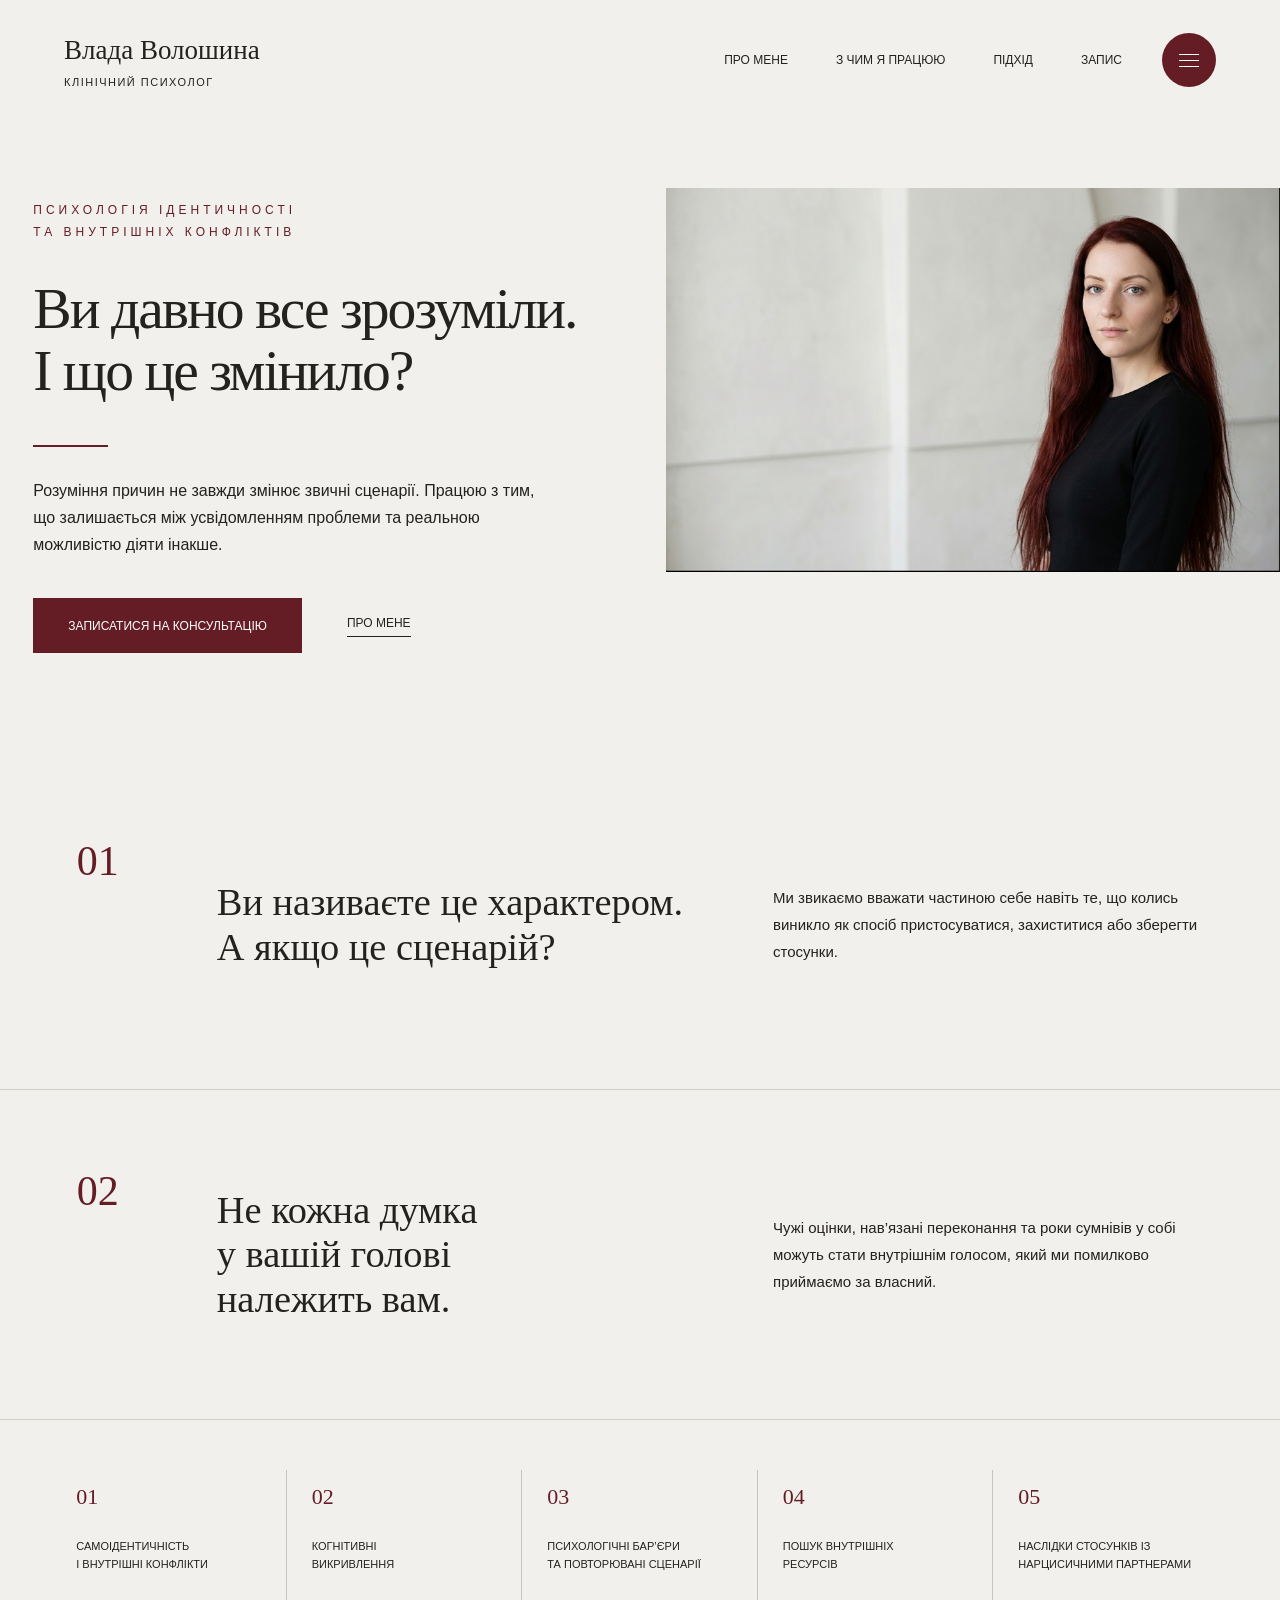
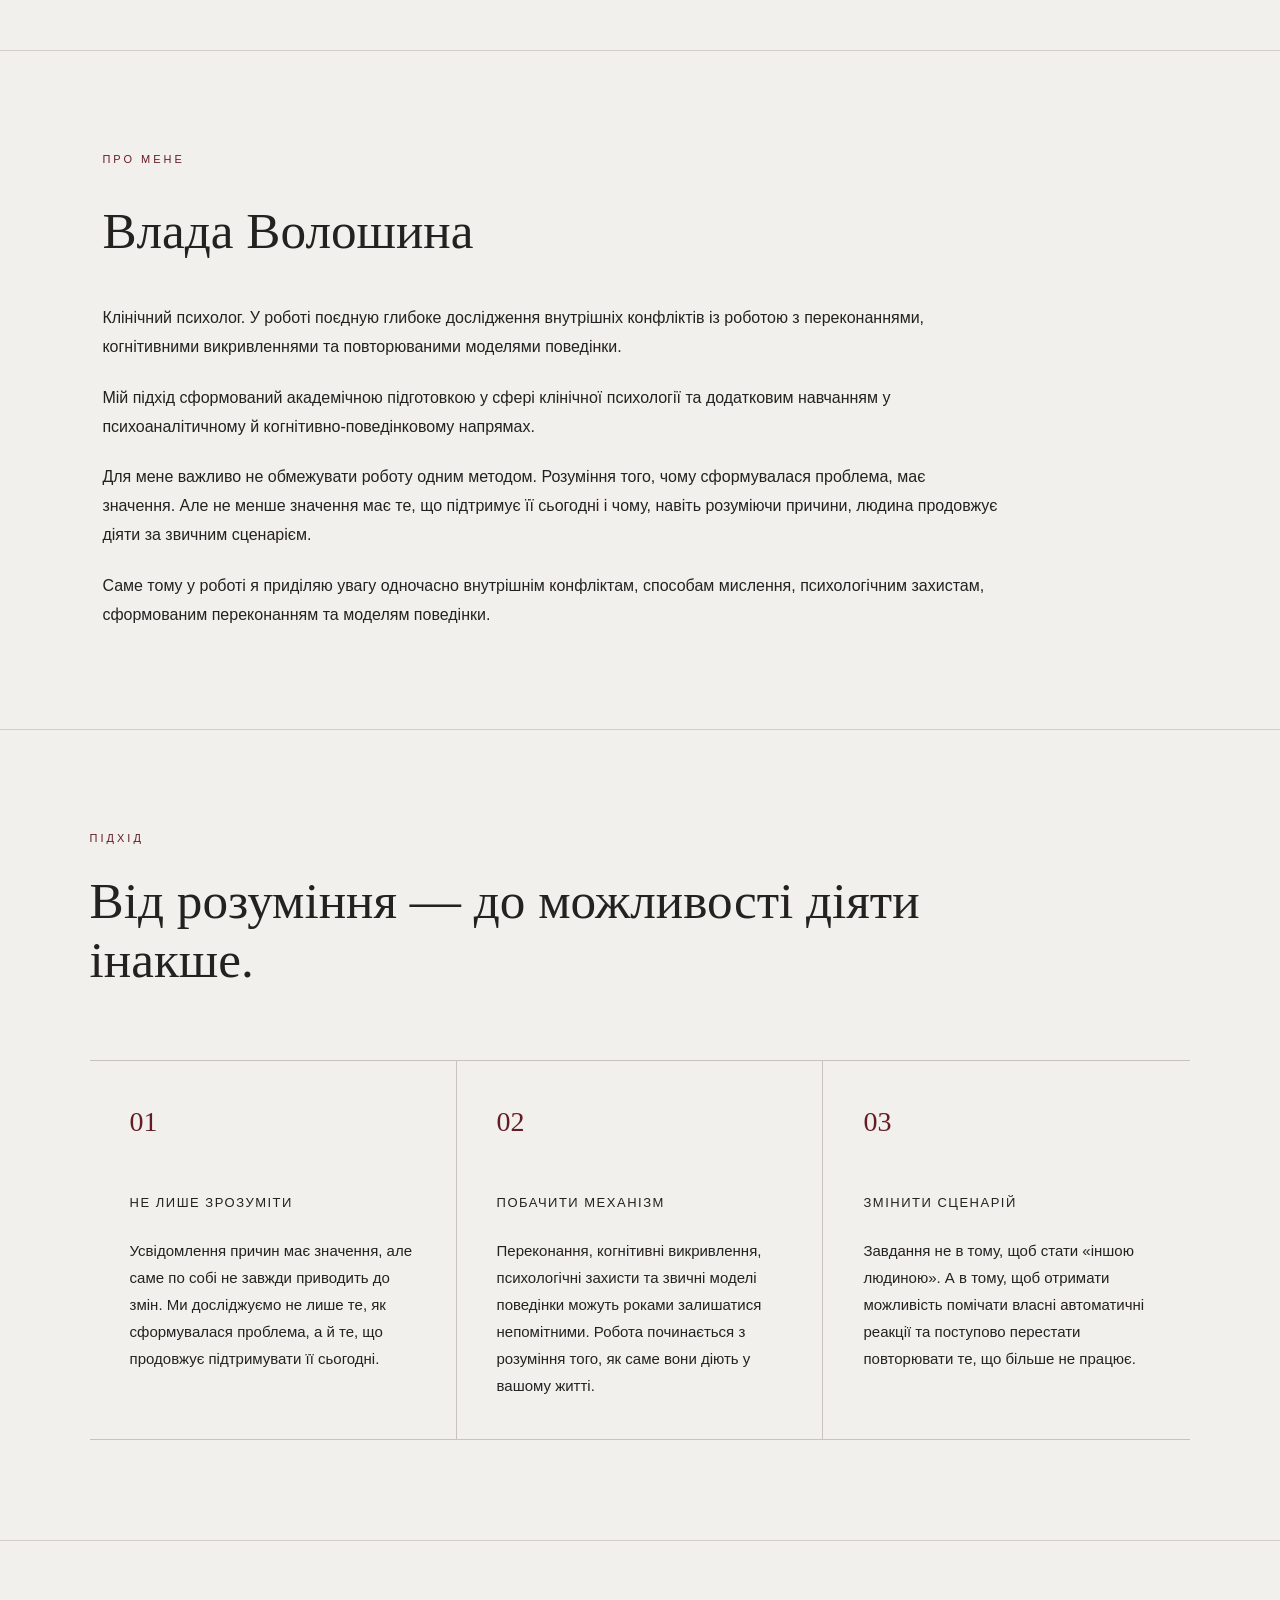
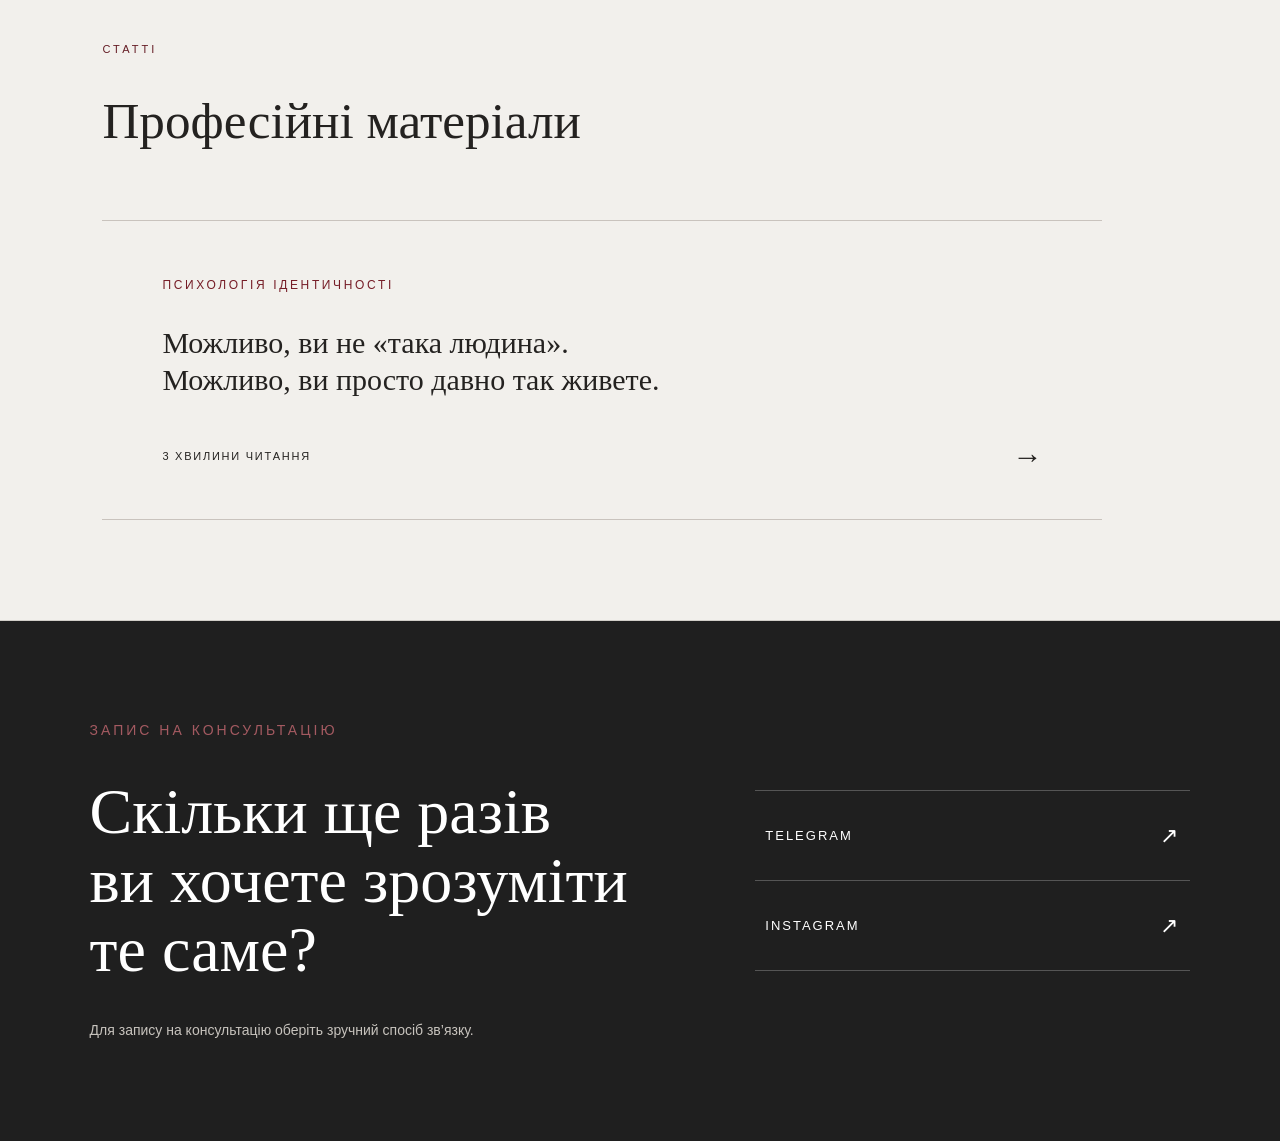
<file: index.html>
<!DOCTYPE html>
<html lang="uk">
<head>
    <meta charset="UTF-8">
    <meta name="viewport" content="width=device-width, initial-scale=1.0">

    <title>Влада Волошина — клінічний психолог</title>

    <meta name="description" content="Клінічний психолог Влада Волошина. Робота із самоідентичністю, внутрішніми конфліктами, когнітивними викривленнями та наслідками деструктивних стосунків.">

    <link rel="stylesheet" href="style.css">
</head>

<body>

    <!-- ШАПКА САЙТУ -->

    <header class="header">

        <div class="name">
            <div class="name-main">Влада Волошина</div>
            <div class="name-profession">КЛІНІЧНИЙ ПСИХОЛОГ</div>
        </div>

        <nav class="main-nav">
            <a href="#about">ПРО МЕНЕ</a>
            <a href="#work">З ЧИМ Я ПРАЦЮЮ</a>
            <a href="#approach">ПІДХІД</a>
            <a href="#contact">ЗАПИС</a>
        </nav>

        <button class="menu-button" id="menuButton" aria-label="Відкрити меню">
            <span></span>
            <span></span>
            <span></span>
        </button>

    </header>


    <!-- ВИПЛИВАЮЧЕ МЕНЮ -->

    <div class="side-menu" id="sideMenu">

        <a href="#contact">
            КОНТАКТИ
        </a>

        <a href="#education">
            ОСВІТА ТА КВАЛІФІКАЦІЯ
        </a>

        <a href="#articles">
            СТАТТІ
        </a>

    </div>


    <!-- ГОЛОВНИЙ ЕКРАН -->

    <main>

        <section class="hero">

            <div class="hero-content">

                <p class="hero-category">
                    ПСИХОЛОГІЯ ІДЕНТИЧНОСТІ<br>
                    ТА ВНУТРІШНІХ КОНФЛІКТІВ
                </p>

                <h1>
                    Ви давно все зрозуміли.<br>
                    І що це змінило?
                </h1>

                <div class="accent-line"></div>

                <p class="hero-description">
                    Розуміння причин не завжди змінює звичні сценарії.
                    Працюю з тим, що залишається між усвідомленням
                    проблеми та реальною можливістю діяти інакше.
                </p>

                <div class="hero-buttons">

                    <a href="#contact" class="main-button">
                        ЗАПИСАТИСЯ НА КОНСУЛЬТАЦІЮ
                    </a>

                    <a href="#about" class="text-button">
                        ПРО МЕНЕ
                    </a>

                </div>

            </div>


            <div class="hero-image">

                <img
                    src="images/vlada-main.jpg"
                    alt="Клінічний психолог Влада Волошина"
                >

            </div>

        </section>


        <!-- ПЕРШИЙ СМИСЛОВИЙ БЛОК -->

        <section class="thought-section">

            <div class="thought-number">
                01
            </div>

            <h2>
                Ви називаєте це характером.<br>
                А якщо це сценарій?
            </h2>

            <p>
                Ми звикаємо вважати частиною себе навіть те,
                що колись виникло як спосіб пристосуватися,
                захиститися або зберегти стосунки.
            </p>

        </section>


        <!-- ДРУГИЙ СМИСЛОВИЙ БЛОК -->

        <section class="thought-section">

            <div class="thought-number">
                02
            </div>

            <h2>
                Не кожна думка<br>
                у вашій голові<br>
                належить вам.
            </h2>

            <p>
                Чужі оцінки, нав’язані переконання та роки
                сумнівів у собі можуть стати внутрішнім голосом,
                який ми помилково приймаємо за власний.
            </p>

        </section>


        <!-- НАПРЯМКИ РОБОТИ -->

        <section class="work-section" id="work">

            <div class="work-item">
                <span>01</span>
                <p>
                    САМОІДЕНТИЧНІСТЬ<br>
                    І ВНУТРІШНІ КОНФЛІКТИ
                </p>
            </div>

            <div class="work-item">
                <span>02</span>
                <p>
                    КОГНІТИВНІ<br>
                    ВИКРИВЛЕННЯ
                </p>
            </div>

            <div class="work-item">
                <span>03</span>
                <p>
                    ПСИХОЛОГІЧНІ БАР’ЄРИ<br>
                    ТА ПОВТОРЮВАНІ СЦЕНАРІЇ
                </p>
            </div>

            <div class="work-item">
                <span>04</span>
                <p>
                    ПОШУК ВНУТРІШНІХ<br>
                    РЕСУРСІВ
                </p>
            </div>

            <div class="work-item">
                <span>05</span>
                <p>
                    НАСЛІДКИ СТОСУНКІВ ІЗ<br>
                    НАРЦИСИЧНИМИ ПАРТНЕРАМИ
                </p>
            </div>

        </section>


       <!-- ПРО МЕНЕ -->

<section class="about-section" id="about">

    <p class="section-label">
        ПРО МЕНЕ
    </p>

    <h2>
        Влада Волошина
    </h2>

    <div class="about-text">

        <p>
            Клінічний психолог. У роботі поєдную глибоке дослідження
            внутрішніх конфліктів із роботою з переконаннями,
            когнітивними викривленнями та повторюваними моделями поведінки.
        </p>

        <p>
            Мій підхід сформований академічною підготовкою у сфері
            клінічної психології та додатковим навчанням у
            психоаналітичному й когнітивно-поведінковому напрямах.
        </p>

        <p>
            Для мене важливо не обмежувати роботу одним методом.
            Розуміння того, чому сформувалася проблема, має значення.
            Але не менше значення має те, що підтримує її сьогодні
            і чому, навіть розуміючи причини, людина продовжує діяти
            за звичним сценарієм.
        </p>

        <p>
            Саме тому у роботі я приділяю увагу одночасно внутрішнім
            конфліктам, способам мислення, психологічним захистам,
            сформованим переконанням та моделям поведінки.
        </p>

    </div>


            </p>

        </section>
<!-- ПІДХІД -->

<section class="approach-section" id="approach">

    <p class="section-label">
        ПІДХІД
    </p>

    <h2 class="approach-title">
        Від розуміння — до можливості діяти інакше.
    </h2>

    <div class="approach-grid">

        <div class="approach-item">

            <span>01</span>

            <h3>
                НЕ ЛИШЕ ЗРОЗУМІТИ
            </h3>

            <p>
                Усвідомлення причин має значення, але саме по собі
                не завжди приводить до змін. Ми досліджуємо не лише
                те, як сформувалася проблема, а й те, що продовжує
                підтримувати її сьогодні.
            </p>

        </div>


        <div class="approach-item">

            <span>02</span>

            <h3>
                ПОБАЧИТИ МЕХАНІЗМ
            </h3>

            <p>
                Переконання, когнітивні викривлення, психологічні
                захисти та звичні моделі поведінки можуть роками
                залишатися непомітними. Робота починається з
                розуміння того, як саме вони діють у вашому житті.
            </p>

        </div>


        <div class="approach-item">

            <span>03</span>

            <h3>
                ЗМІНИТИ СЦЕНАРІЙ
            </h3>

            <p>
                Завдання не в тому, щоб стати «іншою людиною».
                А в тому, щоб отримати можливість помічати власні
                автоматичні реакції та поступово перестати
                повторювати те, що більше не працює.
            </p>

        </div>

    </div>

</section>

        <!-- СТАТТІ -->

       <section class="articles-section" id="articles">

    <p class="section-label">
        СТАТТІ
    </p>

    <h2>
        Професійні матеріали
    </h2>

    <a href="article-character.html" class="article-card">

        <p class="article-card-category">
            ПСИХОЛОГІЯ ІДЕНТИЧНОСТІ
        </p>

        <h3>
            Можливо, ви не «така людина».<br>
            Можливо, ви просто давно так живете.
        </h3>

        <div class="article-card-bottom">
            <span>3 ХВИЛИНИ ЧИТАННЯ</span>
            <span class="article-card-arrow">→</span>
        </div>

    </a>

</section>

    </main>


    <!-- КОНТАКТИ -->

    <!-- КОНТАКТИ -->

<footer class="footer" id="contact">

    <div class="footer-text">

        <p class="section-label footer-label">
            ЗАПИС НА КОНСУЛЬТАЦІЮ
        </p>

        <h2>
    Скільки ще разів<br>
    ви хочете зрозуміти<br>
    те саме?
</h2>

        <p class="footer-description">
            Для запису на консультацію оберіть зручний спосіб зв’язку.
        </p>

    </div>

    <div class="footer-links">

        <a
            href="https://t.me/+380951621134"
            target="_blank"
            rel="noopener noreferrer"
        >
            TELEGRAM
            <span>↗</span>
        </a>

        <a
            href="https://www.instagram.com/vlada.voloshyna1"
            target="_blank"
            rel="noopener noreferrer"
        >
            INSTAGRAM
            <span>↗</span>
        </a>

    </div>

</footer>


    <script src="script.js"></script>

</body>
</html>
</file>
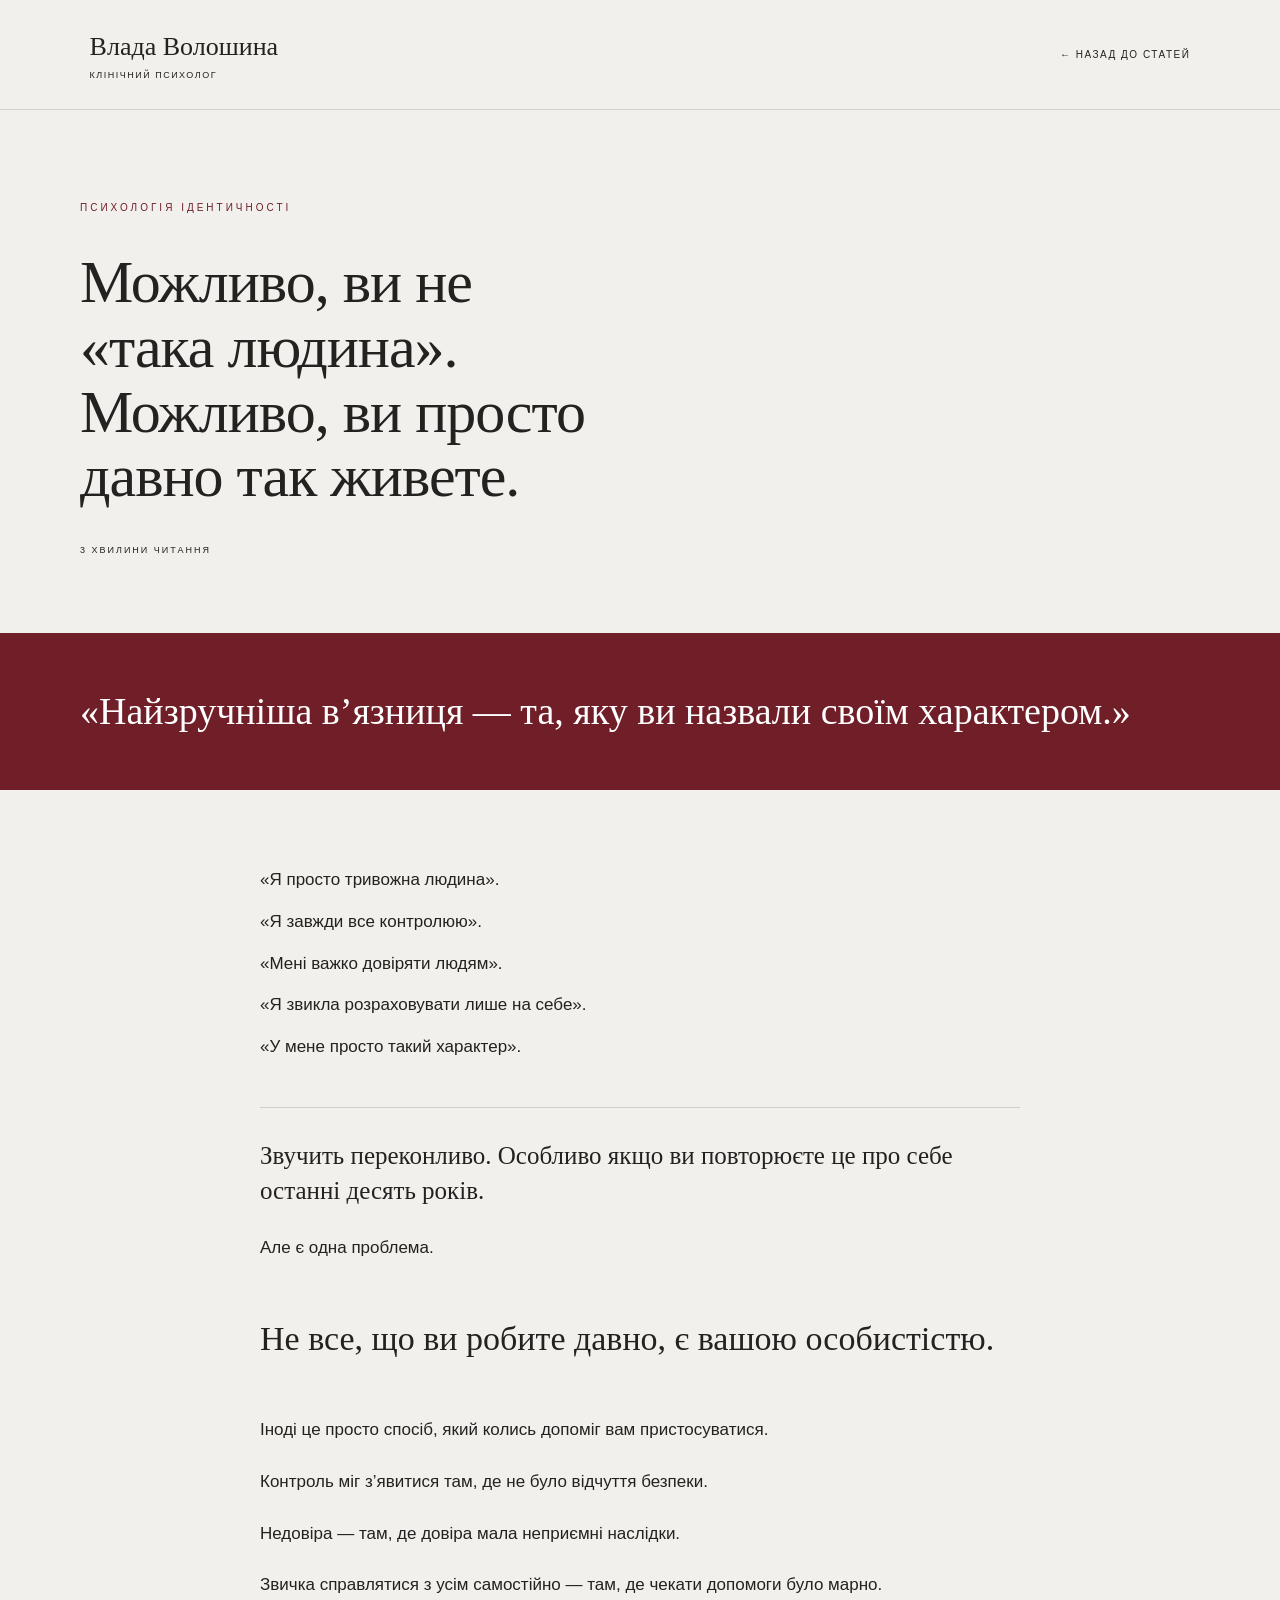
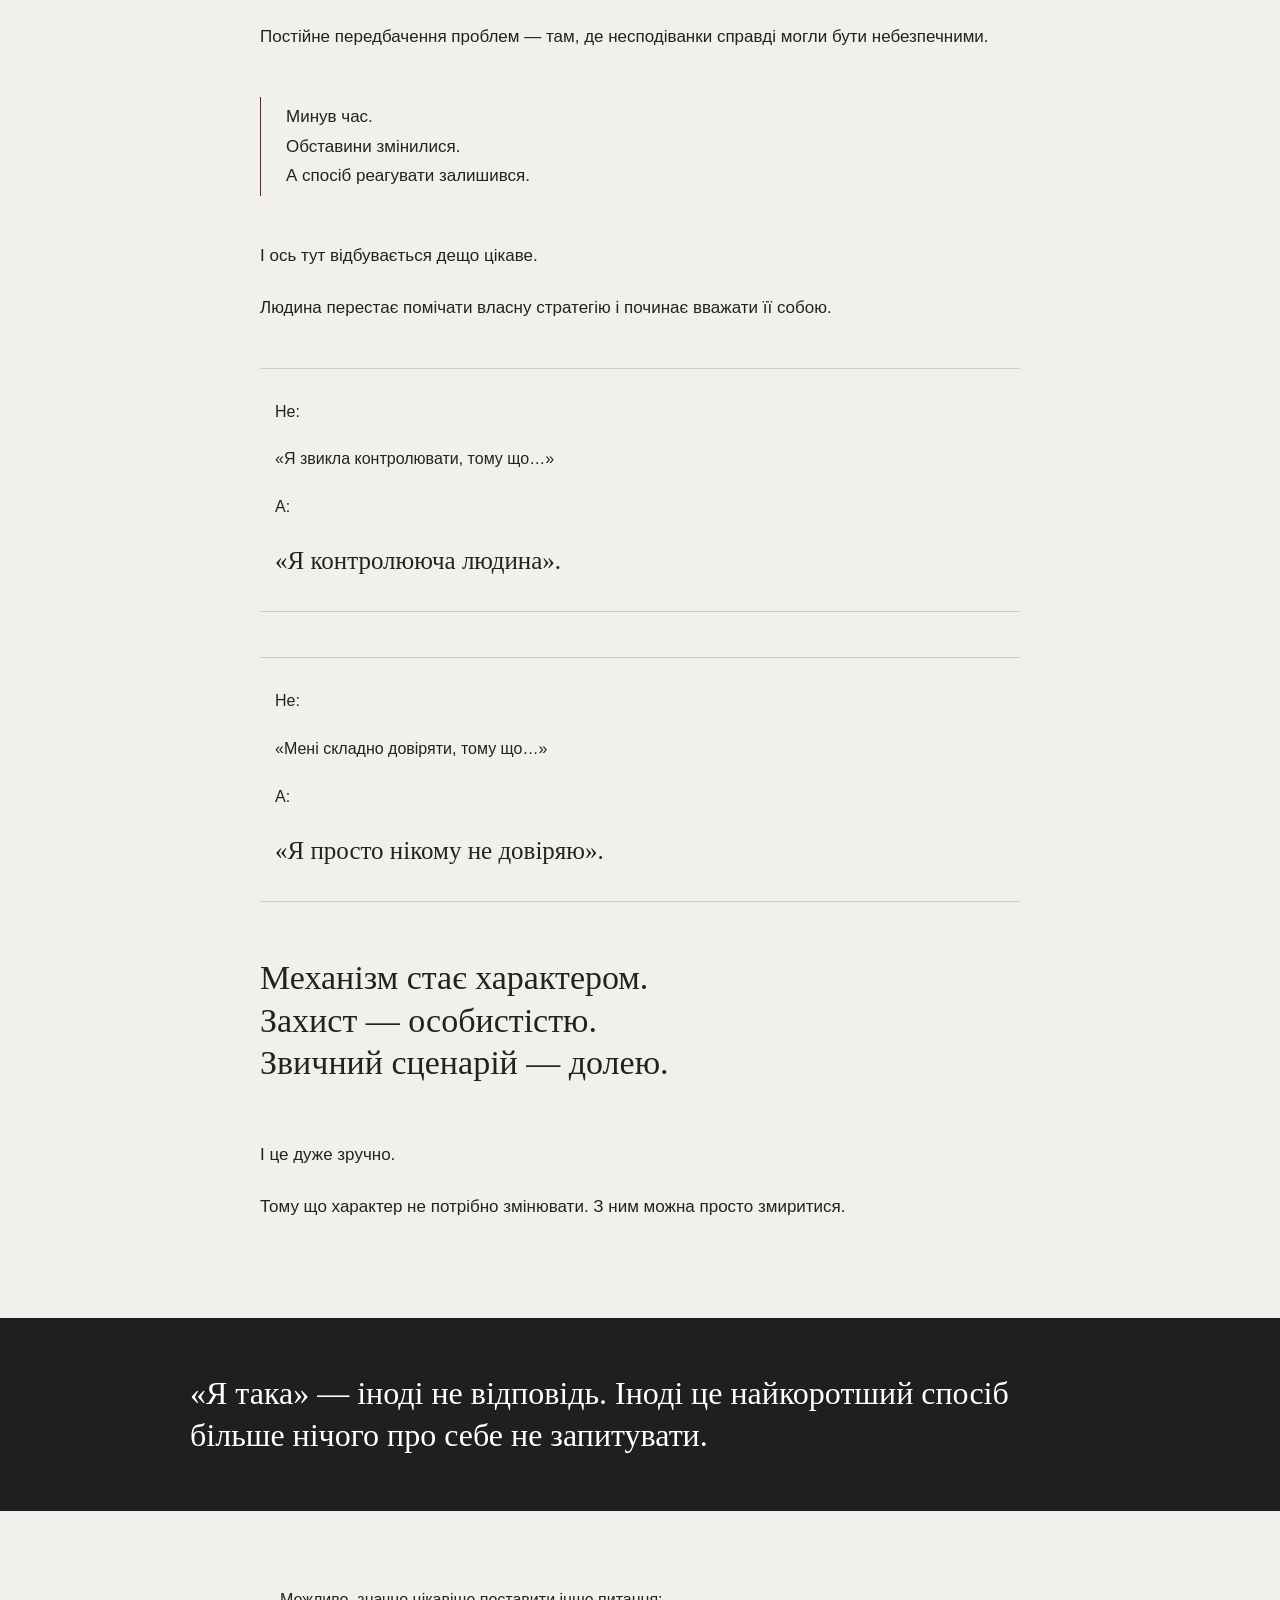
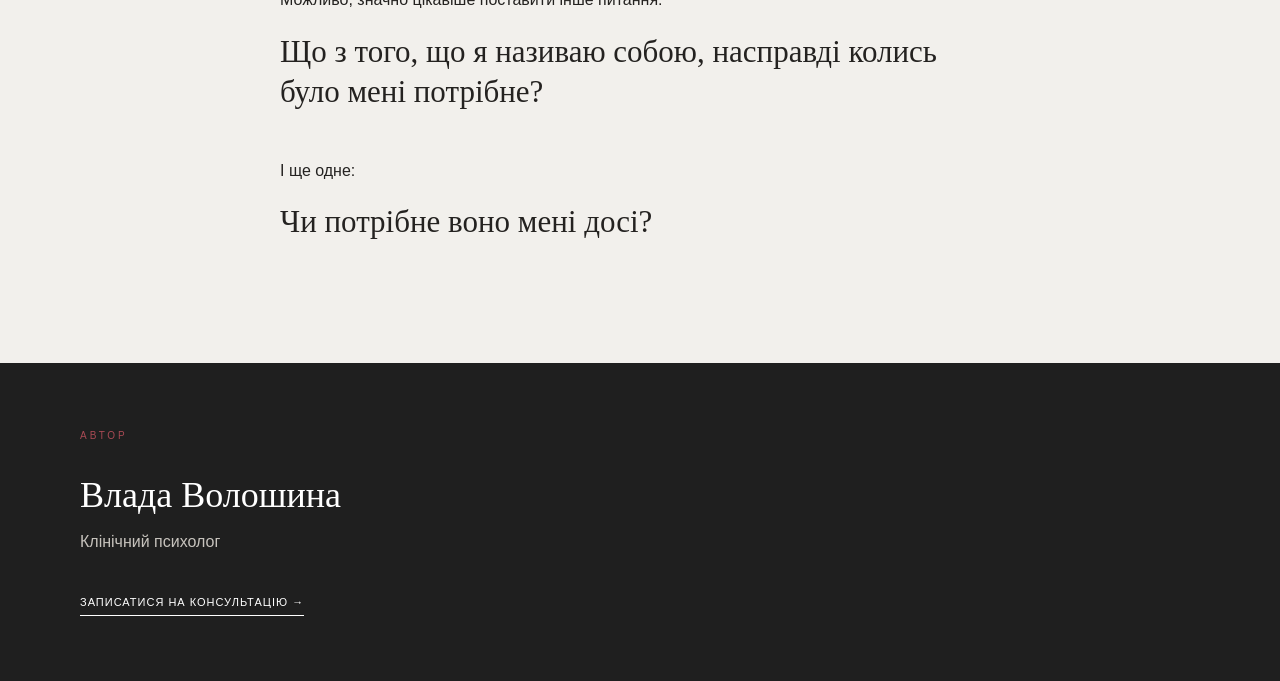
<file: article-character.html>
<!DOCTYPE html>
<html lang="uk">

<head>

    <meta charset="UTF-8">

    <meta name="viewport" content="width=device-width, initial-scale=1.0">

    <title>Можливо, ви не «така людина» | Влада Волошина</title>

    <meta
        name="description"
        content="Не все, що ми називаємо характером, насправді є частиною особистості. Про звичні сценарії, психологічні захисти та способи адаптації."
    >

    <link rel="stylesheet" href="style.css">

</head>


<body>


    <!-- ШАПКА -->

    <header class="article-header">

        <a href="index.html" class="article-name">

            <span class="article-name-main">
                Влада Волошина
            </span>

            <span class="article-name-profession">
                КЛІНІЧНИЙ ПСИХОЛОГ
            </span>

        </a>


        <a href="index.html#articles" class="article-back">

            ← НАЗАД ДО СТАТЕЙ

        </a>

    </header>



    <!-- СТАТЬЯ -->

    <main class="article-page">


        <div class="article-intro">

            <p class="article-category">
                ПСИХОЛОГІЯ ІДЕНТИЧНОСТІ
            </p>


            <h1>

                Можливо, ви не<br>

                «така людина».<br>

                Можливо, ви просто<br>

                давно так живете.

            </h1>


            <p class="article-reading-time">

                3 ХВИЛИНИ ЧИТАННЯ

            </p>

        </div>



        <!-- ЦИТАТА -->

        <blockquote class="article-quote">

            «Найзручніша в’язниця — та,
            яку ви назвали своїм характером.»

        </blockquote>



        <!-- ТЕКСТ -->

        <article class="article-content">


            <p>
                «Я просто тривожна людина».
            </p>

            <p>
                «Я завжди все контролюю».
            </p>

            <p>
                «Мені важко довіряти людям».
            </p>

            <p>
                «Я звикла розраховувати лише на себе».
            </p>

            <p>
                «У мене просто такий характер».
            </p>


            <p class="article-accent">

                Звучить переконливо. Особливо якщо ви повторюєте
                це про себе останні десять років.

            </p>


            <p>
                Але є одна проблема.
            </p>


            <p class="article-big-text">

                Не все, що ви робите давно,
                є вашою особистістю.

            </p>


            <p>
                Іноді це просто спосіб, який колись допоміг вам
                пристосуватися.
            </p>


            <p>
                Контроль міг з’явитися там, де не було
                відчуття безпеки.
            </p>

            <p>
                Недовіра — там, де довіра мала неприємні наслідки.
            </p>

            <p>
                Звичка справлятися з усім самостійно — там,
                де чекати допомоги було марно.
            </p>

            <p>
                Постійне передбачення проблем — там,
                де несподіванки справді могли бути небезпечними.
            </p>


            <p class="article-short">

                Минув час.<br>
                Обставини змінилися.<br>
                А спосіб реагувати залишився.

            </p>


            <p>
                І ось тут відбувається дещо цікаве.
            </p>


            <p>
                Людина перестає помічати власну стратегію
                і починає вважати її собою.
            </p>


            <div class="article-comparison">

                <p>
                    Не:
                </p>

                <p>
                    «Я звикла контролювати, тому що…»
                </p>

                <p>
                    А:
                </p>

                <p>
                    «Я контролююча людина».
                </p>

            </div>


            <div class="article-comparison">

                <p>
                    Не:
                </p>

                <p>
                    «Мені складно довіряти, тому що…»
                </p>

                <p>
                    А:
                </p>

                <p>
                    «Я просто нікому не довіряю».
                </p>

            </div>


            <p class="article-big-text">

                Механізм стає характером.<br>

                Захист — особистістю.<br>

                Звичний сценарій — долею.

            </p>


            <p>
                І це дуже зручно.
            </p>


            <p>
                Тому що характер не потрібно змінювати.
                З ним можна просто змиритися.
            </p>


        </article>



        <!-- ВТОРАЯ ЦИТАТА -->

        <blockquote class="article-quote article-quote-second">

            «Я така» — іноді не відповідь.
            Іноді це найкоротший спосіб
            більше нічого про себе не запитувати.

        </blockquote>



        <!-- ФИНАЛ -->

        <section class="article-ending">

            <p>
                Можливо, значно цікавіше поставити інше питання:
            </p>


            <h2>

                Що з того, що я називаю собою,
                насправді колись було мені потрібне?

            </h2>


            <p>
                І ще одне:
            </p>


            <h2>

                Чи потрібне воно мені досі?

            </h2>

        </section>



        <!-- АВТОР -->

        <section class="article-author">

            <p class="section-label">
                АВТОР
            </p>

            <h2>
                Влада Волошина
            </h2>

            <p>
                Клінічний психолог
            </p>

            <a href="index.html#contact">

                ЗАПИСАТИСЯ НА КОНСУЛЬТАЦІЮ →

            </a>

        </section>


    </main>


</body>

</html>
</file>
<file: style.css>
/* =========================
   ОСНОВНЫЕ НАСТРОЙКИ
========================= */

* {
    margin: 0;
    padding: 0;
    box-sizing: border-box;
}

html {
    scroll-behavior: smooth;
}

body {
    background: #f2f0ec;
    color: #242220;
    font-family: Arial, sans-serif;
    line-height: 1.5;
}

a {
    color: inherit;
    text-decoration: none;
}


/* =========================
   ШАПКА
========================= */

.header {
    position: absolute;
    top: 0;
    left: 0;
    width: 100%;
    height: 120px;

    display: flex;
    align-items: center;

    padding: 0 5%;

    z-index: 10;
}

.name {
    width: 32%;
}

.name-main {
    font-family: Georgia, serif;
    font-size: 27px;
}

.name-profession {
    margin-top: 3px;

    font-size: 11px;
    letter-spacing: 1.5px;
}

.main-nav {
    display: flex;
    align-items: center;
    gap: 48px;

    margin-left: auto;
    margin-right: 40px;
}

.main-nav a {
    font-size: 12px;
    transition: opacity 0.3s;
}

.main-nav a:hover {
    opacity: 0.5;
}


/* =========================
   КНОПКА МЕНЮ
========================= */

.menu-button {
    width: 54px;
    height: 54px;

    border: none;
    border-radius: 50%;

    background: #651d25;

    cursor: pointer;

    display: flex;
    flex-direction: column;
    align-items: center;
    justify-content: center;

    gap: 5px;

    position: relative;

    z-index: 30;
}

.menu-button span {
    width: 20px;
    height: 1px;

    background: white;

    transition: 0.3s;
}


/* =========================
   ВЫПЛЫВАЮЩЕЕ МЕНЮ
========================= */

.side-menu {
    position: absolute;

    top: 105px;
    right: 5%;

    width: 260px;

    padding: 28px;

    background: rgba(248, 247, 244, 0.97);

    border-radius: 18px;

    box-shadow: 0 15px 40px rgba(0, 0, 0, 0.15);

    display: flex;
    flex-direction: column;
    gap: 25px;

    opacity: 0;
    visibility: hidden;

    transform: translateY(-15px);

    transition: 0.3s;

    z-index: 20;
}

.side-menu.active {
    opacity: 1;
    visibility: visible;

    transform: translateY(0);
}

.side-menu a {
    font-size: 13px;
}


/* =========================
   ГЛАВНЫЙ ЭКРАН
========================= */

.hero {
    min-height: 760px;

    display: grid;
    grid-template-columns: 52% 48%;

    position: relative;

    overflow: hidden;
}

.hero-content {
    padding:

        200px
        7%
        80px
        5%;

    position: relative;

    z-index: 2;
}

.hero-category {
    color: #651d25;

    font-size: 12px;

    letter-spacing: 4px;

    line-height: 1.8;

    margin-bottom: 35px;
}

.hero h1 {
    font-family: Georgia, serif;

    font-size: clamp(45px, 4.5vw, 72px);

    font-weight: normal;

    line-height: 1.08;

    letter-spacing: -2px;

    max-width: 760px;
}

.accent-line {
    width: 75px;
    height: 2px;

    background: #651d25;

    margin-top: 42px;
    margin-bottom: 30px;
}

.hero-description {
    max-width: 520px;

    font-size: 16px;

    line-height: 1.7;
}

.hero-buttons {
    display: flex;
    align-items: center;

    gap: 45px;

    margin-top: 40px;
}

.main-button {
    display: inline-flex;

    align-items: center;
    justify-content: center;

    min-height: 55px;

    padding: 0 35px;

    background: #651d25;

    color: white;

    font-size: 12px;

    transition: background 0.3s;
}

.main-button:hover {
    background: #48141a;
}

.text-button {
    font-size: 12px;

    border-bottom: 1px solid #242220;

    padding-bottom: 4px;
}


/* =========================
   ГЛАВНОЕ ФОТО
========================= */

.hero-image {
    height: 760px;

    position: relative;
}

.hero-image img {
    width: 100%;
    height: 100%;

    object-fit: contain;

    object-position: center;

    display: block;
}


/* =========================
   СМЫСЛОВЫЕ БЛОКИ
========================= */

.thought-section {
    min-height: 330px;

    padding: 70px 6%;

    display: grid;

    grid-template-columns:
        100px
        minmax(300px, 1.2fr)
        minmax(300px, 1fr);

    align-items: center;

    gap: 40px;

    border-bottom: 1px solid #d1cec8;
}

.thought-number {
    align-self: start;

    font-family: Georgia, serif;

    font-size: 42px;

    color: #651d25;
}

.thought-section h2 {
    font-family: Georgia, serif;

    font-size: clamp(32px, 3vw, 50px);

    font-weight: normal;

    line-height: 1.15;
}

.thought-section p {
    max-width: 480px;

    font-size: 15px;

    line-height: 1.8;
}


/* =========================
   НАПРАВЛЕНИЯ РАБОТЫ
========================= */

.work-section {
    display: grid;

    grid-template-columns: repeat(5, 1fr);

    padding: 50px 4%;

    border-bottom: 1px solid #d1cec8;
}

.work-item {
    min-height: 130px;

    padding: 10px 25px;

    border-right: 1px solid #c7c3bd;
}

.work-item:last-child {
    border-right: none;
}

.work-item span {
    display: block;

    margin-bottom: 25px;

    font-family: Georgia, serif;

    font-size: 22px;

    color: #651d25;
}

.work-item p {
    font-size: 11px;

    line-height: 1.6;
}


/* =========================
   ОБЩИЕ ИНФОРМАЦИОННЫЕ БЛОКИ
========================= */

.about-section,
.education-section,
.articles-section {
    padding: 100px 8%;

    border-bottom: 1px solid #d1cec8;
}

.section-label {
    margin-bottom: 25px;

    color: #651d25;

    font-size: 11px;

    letter-spacing: 3px;
}

.about-section h2,
.education-section h2,
.articles-section h2 {
    margin-bottom: 20px;

    font-family: Georgia, serif;

    font-size: clamp(38px, 4vw, 60px);

    font-weight: normal;
}

.about-section > p:last-child,
.education-section > p:last-child,
.articles-section > p:last-child {
    max-width: 650px;

    font-size: 16px;

    line-height: 1.8;
}


/* =========================
   НИЖНЯЯ ЧАСТЬ
========================= */

.footer {
    min-height: 190px;

    padding: 50px 6%;

    background: #1f1f1f;

    color: white;

    display: flex;

    align-items: center;
    justify-content: space-between;
}

.footer-text {
    padding-left: 30px;

    border-left: 1px solid #651d25;
}

.footer-text p {
    font-size: 14px;

    line-height: 1.6;
}

.footer-contact p {
    font-size: 13px;

    letter-spacing: 1px;
}


/* =========================
   ПЛАНШЕТ
========================= */

@media (max-width: 1100px) {

    .main-nav {
        display: none;
    }

    .name {
        width: auto;
    }

    .menu-button {
        margin-left: auto;
    }

    .hero {
        grid-template-columns: 55% 45%;
    }

    .hero-content {
        padding-top: 180px;
    }

    .hero h1 {
        font-size: 48px;
    }

    .thought-section {
        grid-template-columns: 70px 1fr 1fr;
    }

    .work-section {
        grid-template-columns: repeat(2, 1fr);
    }

    .work-item {
        border-bottom: 1px solid #c7c3bd;
    }

}


/* =========================
   ТЕЛЕФОН
========================= */

@media (max-width: 750px) {

    .header {
        height: 90px;

        padding: 0 20px;
    }

    .name-main {
        font-size: 21px;
    }

    .name-profession {
        font-size: 9px;
    }

    .menu-button {
        width: 48px;
        height: 48px;
    }

    .side-menu {
        top: 85px;

        left: 20px;
        right: 20px;

        width: auto;
    }


    /* ГЛАВНЫЙ ЭКРАН */

    .hero {
        display: flex;

        flex-direction: column;

        min-height: auto;
    }

    .hero-content {
        padding:

            145px
            20px
            55px;
    }

    .hero-category {
        font-size: 10px;

        letter-spacing: 2.5px;

        margin-bottom: 25px;
    }

    .hero h1 {
        font-size: 43px;

        letter-spacing: -1px;
    }

    .accent-line {
        margin-top: 30px;
        margin-bottom: 25px;
    }

    .hero-description {
        font-size: 15px;
    }

    .hero-buttons {
        flex-direction: column;

        align-items: flex-start;

        gap: 25px;
    }

    .main-button {
        width: 100%;

        padding: 0 20px;
    }


    /* ФОТО */

    .hero-image {
        height: 540px;
    }

    .hero-image img {
        object-position: 68% center;
    }


    /* СМЫСЛОВЫЕ БЛОКИ */

    .thought-section {
        display: block;

        min-height: auto;

        padding: 60px 20px;
    }

    .thought-number {
        margin-bottom: 25px;

        font-size: 32px;
    }

    .thought-section h2 {
        margin-bottom: 35px;

        font-size: 38px;
    }


    /* НАПРАВЛЕНИЯ */

    .work-section {
        display: block;

        padding: 20px;
    }

    .work-item {
        min-height: auto;

        padding: 30px 0;

        border-right: none;

        border-bottom: 1px solid #c7c3bd;
    }


    /* ИНФОРМАЦИЯ */

    .about-section,
    .education-section,
    .articles-section {
        padding: 70px 20px;
    }


    /* НИЖНЯЯ ЧАСТЬ */

    .footer {
        padding: 50px 20px;

        flex-direction: column;

        align-items: flex-start;

        gap: 45px;
    }

}.about-text {
    max-width: 900px;
    margin-top: 35px;
}

.about-text p {
    margin-bottom: 22px;
    font-size: 16px;
    line-height: 1.8;
}

.about-text p:last-child {
    margin-bottom: 0;
}
/* =========================
   ПІДХІД
========================= */

.approach-section {
    padding: 100px 7%;

    border-bottom: 1px solid #d1cec8;
}

.approach-title {
    max-width: 850px;

    margin-bottom: 70px;

    font-family: Georgia, serif;

    font-size: clamp(38px, 4vw, 62px);

    font-weight: normal;

    line-height: 1.15;
}

.approach-grid {
    display: grid;

    grid-template-columns: repeat(3, 1fr);

    border-top: 1px solid #c7c3bd;

    border-bottom: 1px solid #c7c3bd;
}

.approach-item {
    min-height: 330px;

    padding: 40px;

    border-right: 1px solid #c7c3bd;
}

.approach-item:last-child {
    border-right: none;
}

.approach-item span {
    display: block;

    margin-bottom: 50px;

    font-family: Georgia, serif;

    font-size: 28px;

    color: #651d25;
}

.approach-item h3 {
    margin-bottom: 25px;

    font-size: 13px;

    font-weight: normal;

    letter-spacing: 1.5px;
}

.approach-item p {
    max-width: 400px;

    font-size: 15px;

    line-height: 1.8;
}


/* АДАПТАЦИЯ БЛОКА ПІДХІД */

@media (max-width: 750px) {

    .approach-section {
        padding: 70px 20px;
    }

    .approach-title {
        margin-bottom: 50px;

        font-size: 38px;
    }

    .approach-grid {
        display: block;
    }

    .approach-item {
        min-height: auto;

        padding: 40px 0;

        border-right: none;

        border-bottom: 1px solid #c7c3bd;
    }

    .approach-item:last-child {
        border-bottom: none;
    }

    .approach-item span {
        margin-bottom: 30px;
    }

}
/* =========================
   КОНТАКТИ
========================= */

.footer {
    min-height: 520px;

    padding: 90px 7%;

    background: #1f1f1f;

    color: white;

    display: grid;

    grid-template-columns: 1.3fr 1fr;

    align-items: center;

    gap: 100px;
}

.footer-text {
    padding-left: 0;

    border-left: none;
}

.footer-label {
    color: #a45a61;

    margin-bottom: 35px;
}

.footer h2 {
    max-width: 700px;

    font-family: Georgia, serif;

    font-size: clamp(45px, 5vw, 76px);

    font-weight: normal;

    line-height: 1.08;
}

.footer-description {
    margin-top: 35px;

    font-size: 15px;

    color: #c7c3bd;
}

.footer-links {
    border-top: 1px solid #555;
}

.footer-links a {
    min-height: 90px;

    padding: 0 10px;

    display: flex;

    align-items: center;

    justify-content: space-between;

    border-bottom: 1px solid #555;

    font-size: 13px;

    letter-spacing: 2px;

    transition: padding 0.3s, color 0.3s;
}

.footer-links a:hover {
    padding-left: 25px;

    color: #a45a61;
}

.footer-links span {
    font-size: 22px;
}


/* ТЕЛЕФОН */

@media (max-width: 750px) {

    .footer {
        min-height: auto;

        padding: 70px 20px;

        display: block;
    }

    .footer h2 {
        font-size: 43px;
    }

    .footer-links {
        margin-top: 60px;
    }

}
@media (max-width: 750px) {

    .hero-image {
        height: auto;
    }

    .hero-image img {
        width: 100%;
        height: auto;
        object-fit: contain;
        display: block;
    }

}/* =========================
   СТРАНИЦА СТАТЬИ
========================= */

.article-header {
    height: 110px;
    padding: 0 7%;

    display: flex;
    align-items: center;
    justify-content: space-between;

    border-bottom: 1px solid #d6d2cc;
}

.article-name {
    display: flex;
    flex-direction: column;
    text-decoration: none;
    color: #242220;
}

.article-name-main {
    font-family: Georgia, serif;
    font-size: 26px;
}

.article-name-profession {
    margin-top: 3px;
    font-size: 9px;
    letter-spacing: 1.5px;
}

.article-back {
    color: #242220;
    text-decoration: none;
    font-size: 10px;
    letter-spacing: 1.5px;
}


/* ВЕРХ СТАТЬИ */

.article-intro {
    max-width: 1200px;
    margin: 0 auto;
    padding: 90px 40px 75px;
}

.article-category {
    margin-bottom: 35px;

    color: #701f29;
    font-size: 10px;
    letter-spacing: 3px;
}

.article-intro h1 {
    max-width: 850px;
    margin: 0;

    font-family: Georgia, serif;
    font-size: 60px;
    font-weight: normal;
    line-height: 1.08;
    letter-spacing: -1px;
}

.article-reading-time {
    margin-top: 35px;

    font-size: 9px;
    letter-spacing: 2px;
}


/* ПЕРВАЯ ЦИТАТА */

.article-quote {
    margin: 0;
    padding: 55px max(40px, calc((100% - 1200px) / 2 + 40px));

    background: #701f29;
    color: white;

    font-family: Georgia, serif;
    font-size: 38px;
    font-weight: normal;
    line-height: 1.25;
}


/* ОСНОВНОЙ ТЕКСТ */

.article-content {
    width: calc(100% - 40px);
    max-width: 760px;

    margin: 0 auto;
    padding: 75px 0;
}

.article-content > p {
    margin: 0 0 22px;

    font-size: 17px;
    line-height: 1.75;
}


/* ПЕРВЫЕ КОРОТКИЕ ФРАЗЫ */

.article-content > p:nth-child(-n+5) {
    margin-bottom: 12px;
}


/* АКЦЕНТНЫЙ АБЗАЦ */

.article-content .article-accent {
    margin: 45px 0 25px;
    padding-top: 30px;

    border-top: 1px solid #d1cdc7;

    font-family: Georgia, serif;
    font-size: 25px;
    line-height: 1.4;
}


/* КРУПНЫЕ ФРАЗЫ ВНУТРИ ТЕКСТА */

.article-content .article-big-text {
    margin: 55px 0;

    font-family: Georgia, serif;
    font-size: 34px;
    line-height: 1.25;
}


/* КОРОТКИЙ БЛОК С ПОЛОСОЙ */

.article-short {
    margin: 45px 0 !important;
    padding: 5px 0 5px 25px;

    border-left: 1px solid #701f29;
}


/* СРАВНЕНИЯ */

.article-comparison {
    margin: 45px 0;
    padding: 30px 15px;

    border-top: 1px solid #d1cdc7;
    border-bottom: 1px solid #d1cdc7;
}

.article-comparison p {
    margin: 0 0 15px;

    font-size: 16px;
    line-height: 1.6;
}

.article-comparison p:last-child {
    margin-bottom: 0;

    font-family: Georgia, serif;
    font-size: 25px;
}


/* ВТОРАЯ ЦИТАТА */

.article-quote-second {
    padding: 55px max(40px, calc((100% - 900px) / 2));

    background: #1f1f1f;

    font-size: 32px;
    line-height: 1.3;
}


/* ФИНАЛ */

.article-ending {
    max-width: 760px;

    margin: 0 auto;
    padding: 75px 20px;
}

.article-ending > p {
    margin: 0 0 18px;

    font-size: 16px;
    line-height: 1.7;
}

.article-ending h2 {
    margin: 0 0 45px;

    font-family: Georgia, serif;
    font-size: 31px;
    font-weight: normal;
    line-height: 1.3;
}


/* АВТОР */

.article-author {
    padding: 65px max(40px, calc((100% - 1200px) / 2 + 40px));

    background: #1f1f1f;
    color: white;
}

.article-author .section-label {
    margin-bottom: 25px;

    color: #a84a54;
    font-size: 10px;
    letter-spacing: 3px;
}

.article-author h2 {
    margin: 0 0 8px;

    font-family: Georgia, serif;
    font-size: 36px;
    font-weight: normal;
}

.article-author > p:not(.section-label) {
    margin-bottom: 35px;
    color: #c7c3bd;
}

.article-author a {
    display: inline-block;

    color: white;
    text-decoration: none;

    padding-bottom: 5px;
    border-bottom: 1px solid white;

    font-size: 11px;
    letter-spacing: 1px;
}


/* =========================
   МОБИЛЬНАЯ ВЕРСИЯ СТАТЬИ
========================= */

@media (max-width: 750px) {

    .article-header {
        height: 85px;
        padding: 0 20px;
    }

    .article-name-main {
        font-size: 20px;
    }

    .article-name-profession {
        font-size: 7px;
    }

    .article-back {
        font-size: 8px;
    }


    .article-intro {
        padding: 60px 20px 50px;
    }

    .article-category {
        margin-bottom: 25px;
    }

    .article-intro h1 {
        font-size: 40px;
        line-height: 1.1;
    }

    .article-reading-time {
        margin-top: 30px;
    }


    .article-quote {
        padding: 45px 20px;
        font-size: 28px;
    }


    .article-content {
        width: auto;
        padding: 55px 20px;
    }

    .article-content > p {
        font-size: 16px;
        line-height: 1.7;
    }

    .article-content .article-accent {
        font-size: 22px;
    }

    .article-content .article-big-text {
        margin: 45px 0;
        font-size: 28px;
    }


    .article-comparison {
        margin: 40px 0;
        padding: 25px 0;
    }

    .article-comparison p:last-child {
        font-size: 22px;
    }


    .article-quote-second {
        padding: 45px 20px;
        font-size: 26px;
    }


    .article-ending {
        padding: 55px 20px;
    }

    .article-ending h2 {
        margin-bottom: 35px;
        font-size: 27px;
    }


    .article-author {
        padding: 55px 20px;
    }

    .article-author h2 {
        font-size: 32px;
    }
}/* ФИНАЛЬНАЯ КОРРЕКЦИЯ СТАТЬИ */

/* Делаем бордовый блок с цитатой компактнее */
.article-quote {
    padding-top: 55px;
    padding-bottom: 55px;
}

/* Немного уплотняем основной текст статьи */
.article-content p {
    margin-bottom: 22px;
}

/* Уменьшаем слишком большие расстояния перед заголовками */
.article-content h2 {
    margin-top: 55px;
    margin-bottom: 28px;
}

/* Компактнее оформляем небольшие смысловые блоки */
.article-content blockquote {
    margin-top: 38px;
    margin-bottom: 38px;
}/* ===== КАРТОЧКА СТАТЬИ ===== */

.article-card {
    display: block;
    max-width: 1000px;
    margin-top: 60px;
    padding: 55px 60px 40px;
    border-top: 1px solid #c9c3bd;
    border-bottom: 1px solid #c9c3bd;
    color: #242220;
    text-decoration: none;
    transition: background 0.3s ease;
}

.article-card:hover {
    background: #ebe6e1;
}

.article-card-category {
    margin-bottom: 30px;
    color: #761d27;
    font-size: 12px;
    letter-spacing: 0.22em;
}

.article-card h3 {
    max-width: 750px;
    margin: 0;
    font-family: Georgia, serif;
    font-size: 30px;
    font-weight: 400;
    line-height: 1.25;
}



.article-card-bottom {
    display: flex;
    justify-content: space-between;
    align-items: center;
    margin-top: 50px;
    font-size: 11px;
    letter-spacing: 0.16em;
}

.article-card-arrow {
    font-size: 30px;
    letter-spacing: 0;
}

@media (max-width: 768px) {

    .article-card {
        margin-top: 35px;
        padding: 35px 0 25px;
    }

   .article-card h3 {
    font-size: 24px;
    line-height: 1.3;
}
}

    .article-card-bottom {
        margin-top: 35px;
    }
</file>
